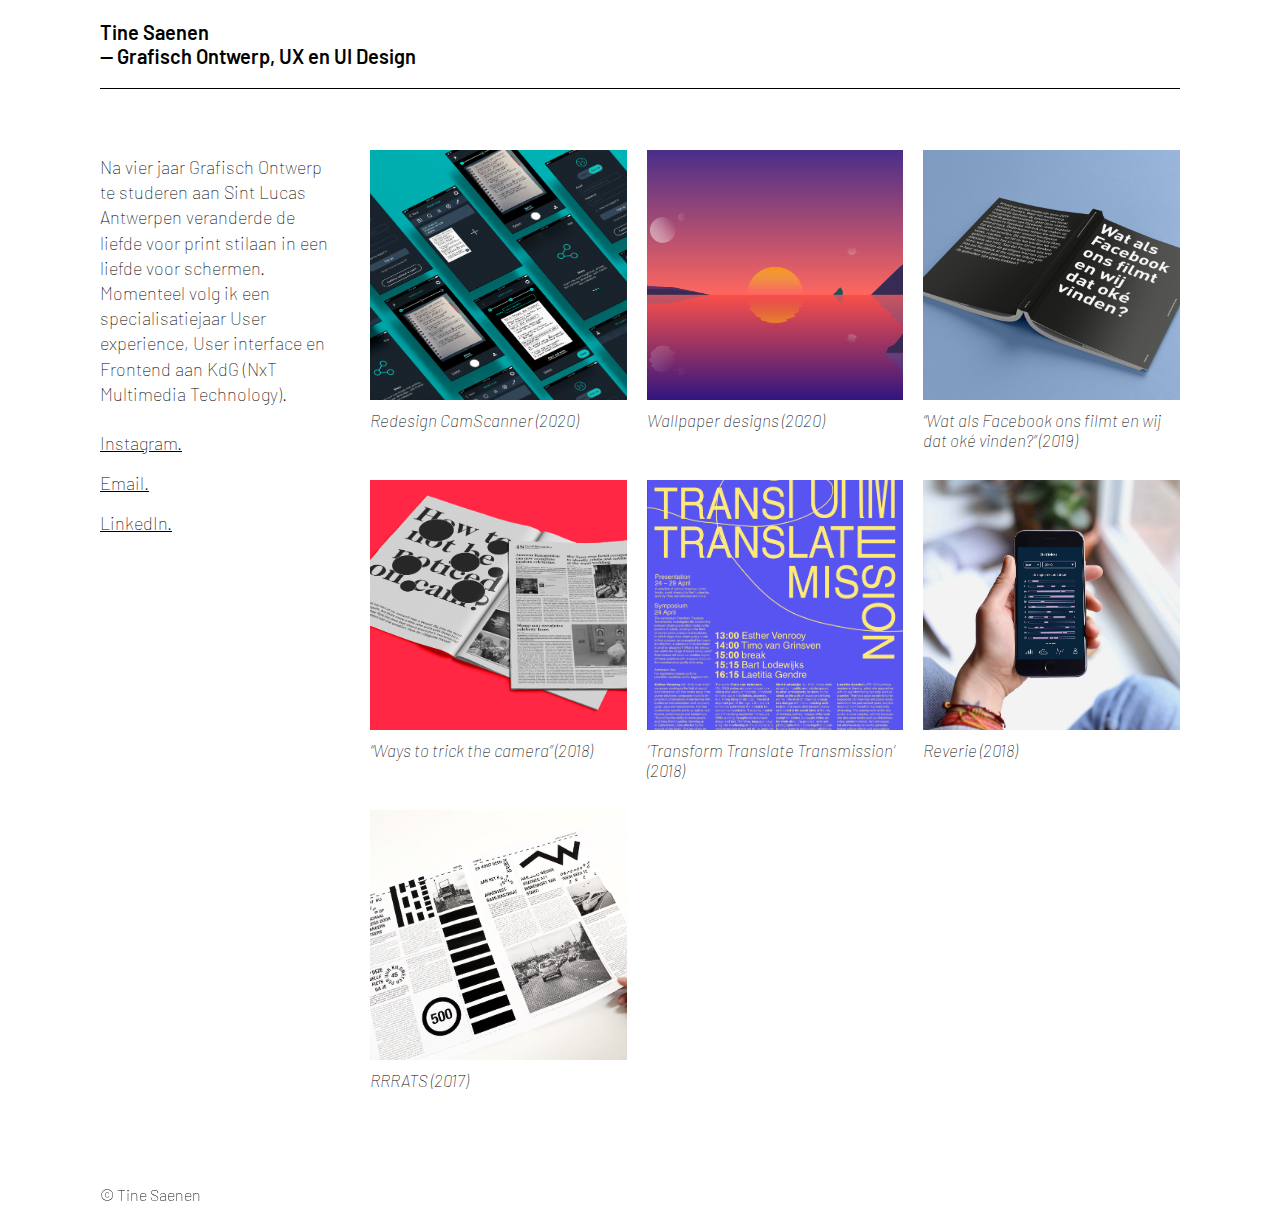
<file: index.html>
<!DOCTYPE html>
<html lang="en">
  <head>
    <meta charset="UTF-8" />
    <meta name="viewport" content="width=device-width, initial-scale=1.0" />
    <meta http-equiv="X-UA-Compatible" content="ie=edge" />
    <script src="jquery-3.0.0.js"></script>
    <script src="script_detail.js"></script>
    <link rel="stylesheet" href="/styles/style.css" />
    <link rel="shortcut icon" type="image/x-icon" href="img/icons/fav.png" />
    <title>Portfolio Tine Saenen</title>
  </head>
  <body>
    <!-- header -->
    <a href="index.html">
      <header>
        <h2 class="btn_home">
          Tine Saenen <span class="br"><br /></span>— Grafisch Ontwerp,
          <span class="nowrap">UX en UI Design</span>
        </h2>
        <div class="scheidingslijn_hoofd_titel"></div>
      </header>
    </a>
    <!-- about + all containers-->

    <div class="about_all_containers">
      <!-- about-->
      <div class="container_about">
        <div class="container_about_tekst">
          <h1 class="about_tekst">
            Na vier jaar Grafisch Ontwerp te studeren aan Sint Lucas Antwerpen
            veranderde de liefde voor print stilaan in een liefde voor schermen.
            Momenteel volg ik een specialisatiejaar User experience, User
            interface en Frontend aan KdG (NxT Multimedia Technology).
          </h1>
          <h1 class="social_link">
            <a
              href="https://www.instagram.com/tinesaenen/?hl=nl"
              target="blank"
            >
              Instagram.</a
            >
          </h1>
          <br />
          <h1 class="social_link">
            <a href="mailto:tinesaenen@hotmail.be">Email.</a>
          </h1>
          <br />
          <h1 class="social_link">
            <a
              href="https://www.linkedin.com/in/tine-saenen-a0376315a/"
              target="blank"
              >LinkedIn.</a
            >
          </h1>
          <br />
        </div>
      </div>

      <!-- containers -->
      <div class="all_containers_index">
        <a href="/detail_pages/camscanner.html" class="html_link">
          <div class="card_camscanner"></div>
          <h1 class="card_beschrijving">Redesign CamScanner (2020)</h1>
        </a>

        <a href="/detail_pages/wallpaper.html" class="html_link">
          <div class="card_wallpaper"></div>
          <h1 class="card_beschrijving">
            Wallpaper designs (2020)
          </h1>
        </a>

        <a href="/detail_pages/facebook.html" class="html_link">
          <div class="card_facebook"></div>
          <h1 class="card_beschrijving">
            “Wat als Facebook ons filmt en wij dat oké vinden?” (2019)
          </h1>
        </a>

        <a href="/detail_pages/facial_recognition.html" class="html_link">
          <div class="card_facial_recognition"></div>
          <h1 class="card_beschrijving">
            “Ways to trick the camera” (2018)
          </h1>
        </a>

        <a href="/detail_pages/transform_mhka.html" class="html_link">
          <div class="card_transform_mhka"></div>
          <h1 class="card_beschrijving">
            ’Transform Translate Transmission’ (2018)
          </h1>
        </a>

        <a href="/detail_pages/reverie.html" class="html_link">
          <div class="card_reverie"></div>
          <h1 class="card_beschrijving">
            Reverie (2018)
          </h1>
        </a>

        <a href="/detail_pages/rrrats.html" class="html_link">
          <div class="card_rrrats"></div>
          <h1 class="card_beschrijving">
            RRRATS (2017)
          </h1>
        </a>
      </div>
    </div>
    <h1 class="copyright">© Tine Saenen</h1>
  </body>
</html>
</file>
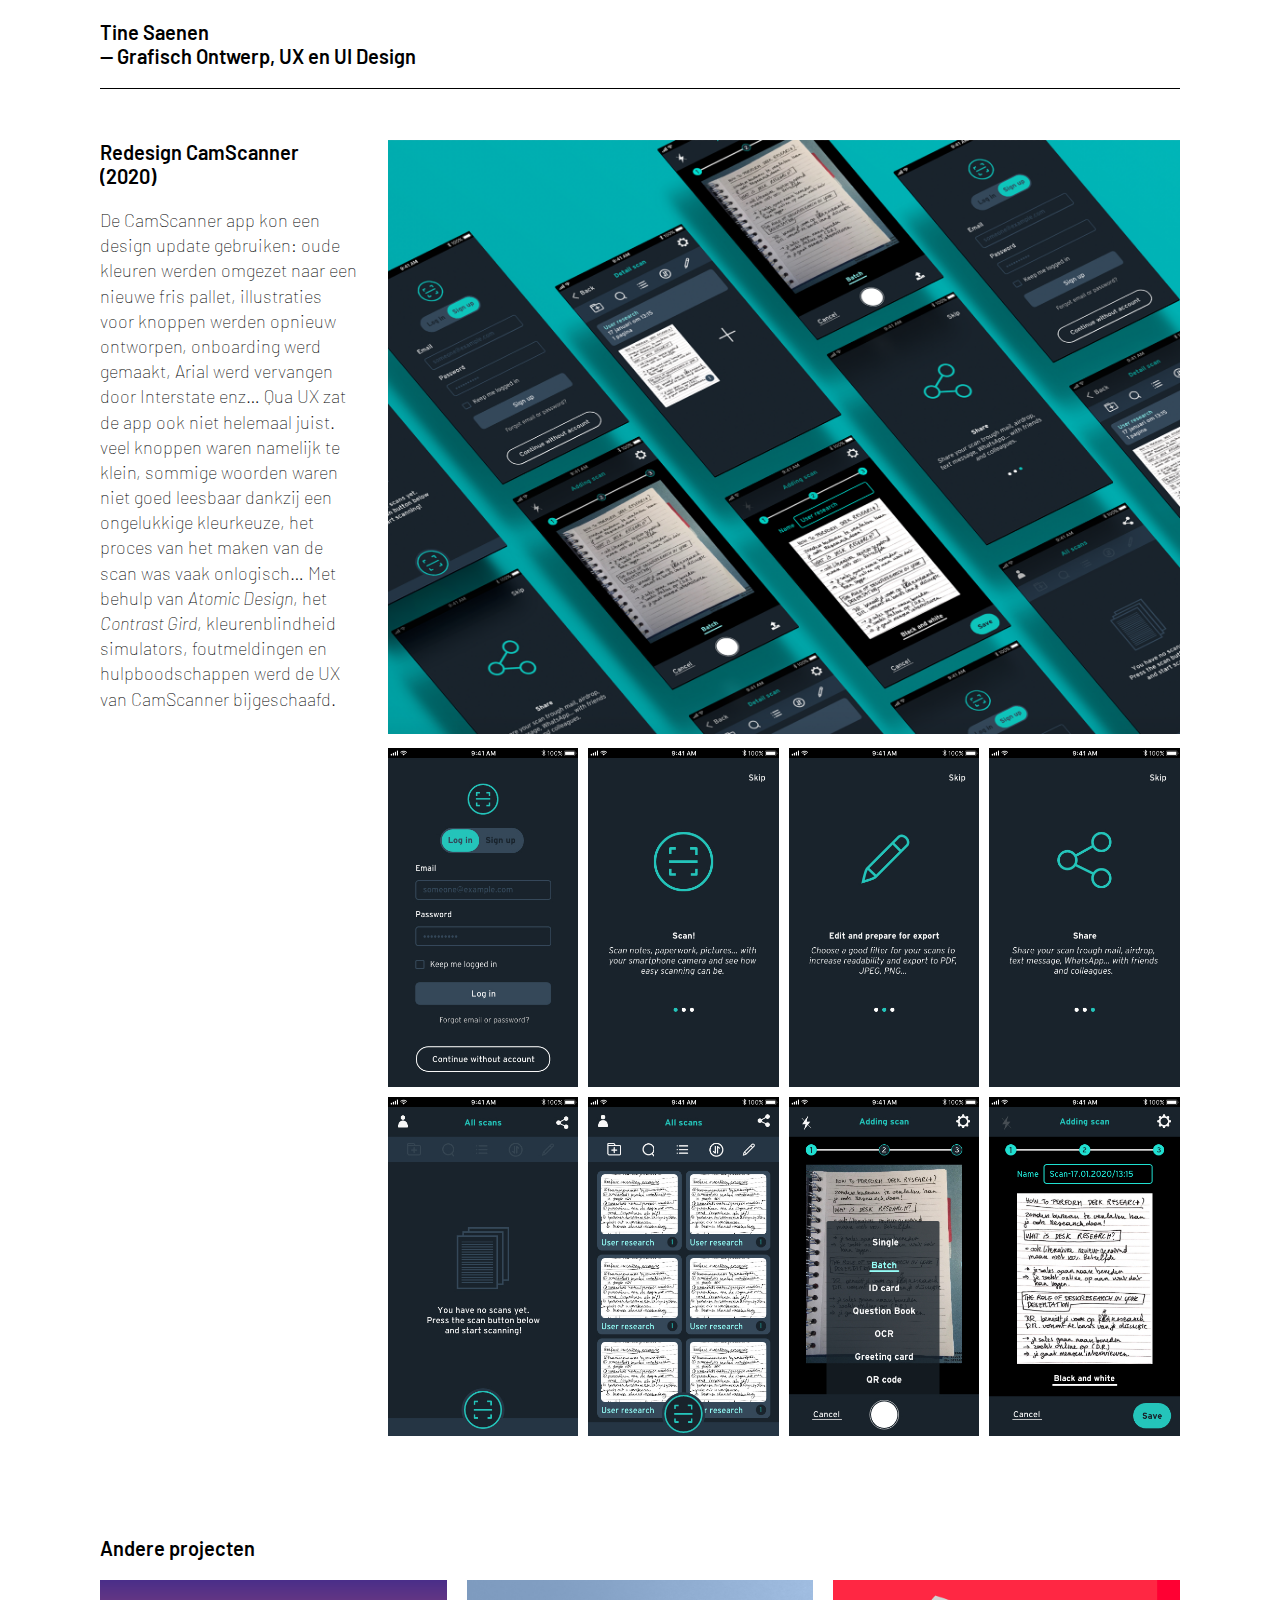
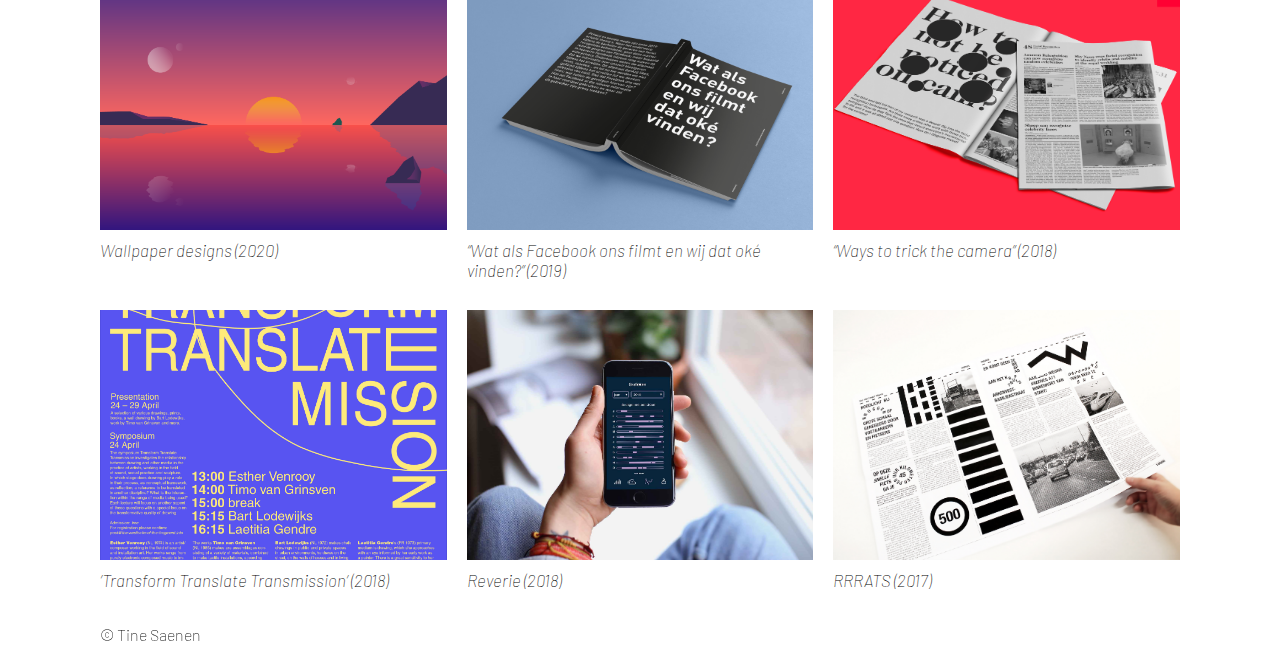
<file: detail_pages/camscanner.html>
<!DOCTYPE html>
<html lang="en">
  <head>
    <meta charset="UTF-8" />
    <meta name="viewport" content="width=device-width, initial-scale=1.0" />
    <meta http-equiv="X-UA-Compatible" content="ie=edge" />
    <script src="/jquery-3.0.0.js"></script>
    <script src="/script_detail.js"></script>
    <link rel="shortcut icon" type="image/x-icon" href="/img/icons/fav.png" />
    <link rel="stylesheet" href="/styles/style.css" />
    <title>CamScanner</title>
  </head>
  <body>
    <!-- header -->
    <a href="/index.html">
      <header class="header_detail nav-down">
        <h2 class="btn_home">
          Tine Saenen <span class="br"><br /></span>— Grafisch Ontwerp,
          <span class="nowrap">UX en UI Design</span>
        </h2>
        <div class="scheidingslijn_hoofd_titel"></div>
      </header>
    </a>

    <div class="detail_text_images_project">
      <div class="detail_tekst_sticky">
        <h1 class="detail_h1">Redesign CamScanner (2020)</h1>
        <h1 class="detail_beschrijving">
          De CamScanner app kon een design update gebruiken: oude kleuren werden
          omgezet naar een nieuwe fris pallet, illustraties voor knoppen werden
          opnieuw ontworpen, onboarding werd gemaakt, Arial werd vervangen door
          Interstate enz… Qua UX zat de app ook niet helemaal juist. veel
          knoppen waren namelijk te klein, sommige woorden waren niet goed
          leesbaar dankzij een ongelukkige kleurkeuze, het proces van het maken
          van de scan was vaak onlogisch… Met behulp van
          <span class="italic">Atomic Design</span>, het
          <span class="italic">Contrast Gird</span>, kleurenblindheid
          simulators, foutmeldingen en hulpboodschappen werd de UX van
          CamScanner bijgeschaafd.
        </h1>
      </div>
      <div>
        <img
          src="/img/detail_images/camscanner/Schermafbeelding 2020-01-29 om 16.22.21.png"
          alt="app design voor Camscanner"
        />
        <div class="container_camscanner_grid">
          <img
            src="/img/detail_images/camscanner/log_in.jpg"
            alt="app design voor Camscanner"
          />
          <img
            src="/img/detail_images/camscanner/onboarding1.jpg"
            alt="app design voor Camscanner"
          />
          <img
            src="/img/detail_images/camscanner/onboarding2.jpg"
            alt="app design voor Camscanner"
          />
          <img
            src="/img/detail_images/camscanner/onboarding3.jpg"
            alt="app design voor Camscanner"
          />
          <img
            src="/img/detail_images/camscanner/home.jpg"
            alt="app design voor Camscanner"
          />
          <img
            src="/img/detail_images/camscanner/home_gevuld.jpg"
            alt="app design voor Camscanner"
          />
          <img
            src="/img/detail_images/camscanner/foto.jpg"
            alt="app design voor Camscanner"
          />
          <img
            src="/img/detail_images/camscanner/add_scan.jpg"
            alt="app design voor Camscanner"
          />
        </div>
      </div>
    </div>

    <!-- andere paginas -->

    <h1 class="tussentitel_h1">Andere projecten</h1>

    <div class="all_containers">
      <a href="/detail_pages/wallpaper.html" class="html_link">
        <div class="card_wallpaper"></div>
        <h1 class="card_beschrijving">
          Wallpaper designs (2020)
        </h1>
      </a>

      <a href="/detail_pages/facebook.html" class="html_link">
        <div class="card_facebook"></div>
        <h1 class="card_beschrijving">
          “Wat als Facebook ons filmt en wij dat oké vinden?” (2019)
        </h1>
      </a>

      <a href="/detail_pages/facial_recognition.html" class="html_link">
        <div class="card_facial_recognition"></div>
        <h1 class="card_beschrijving">
          “Ways to trick the camera” (2018)
        </h1>
      </a>

      <a href="/detail_pages/transform_mhka.html" class="html_link">
        <div class="card_transform_mhka"></div>
        <h1 class="card_beschrijving">
          ’Transform Translate Transmission’ (2018)
        </h1>
      </a>

      <a href="/detail_pages/reverie.html" class="html_link">
        <div class="card_reverie"></div>
        <h1 class="card_beschrijving">
          Reverie (2018)
        </h1>
      </a>

      <a href="/detail_pages/rrrats.html" class="html_link">
        <div class="card_rrrats"></div>
        <h1 class="card_beschrijving">
          RRRATS (2017)
        </h1>
      </a>
    </div>
    <h1 class="copyright">© Tine Saenen</h1>
  </body>
</html>
</file>
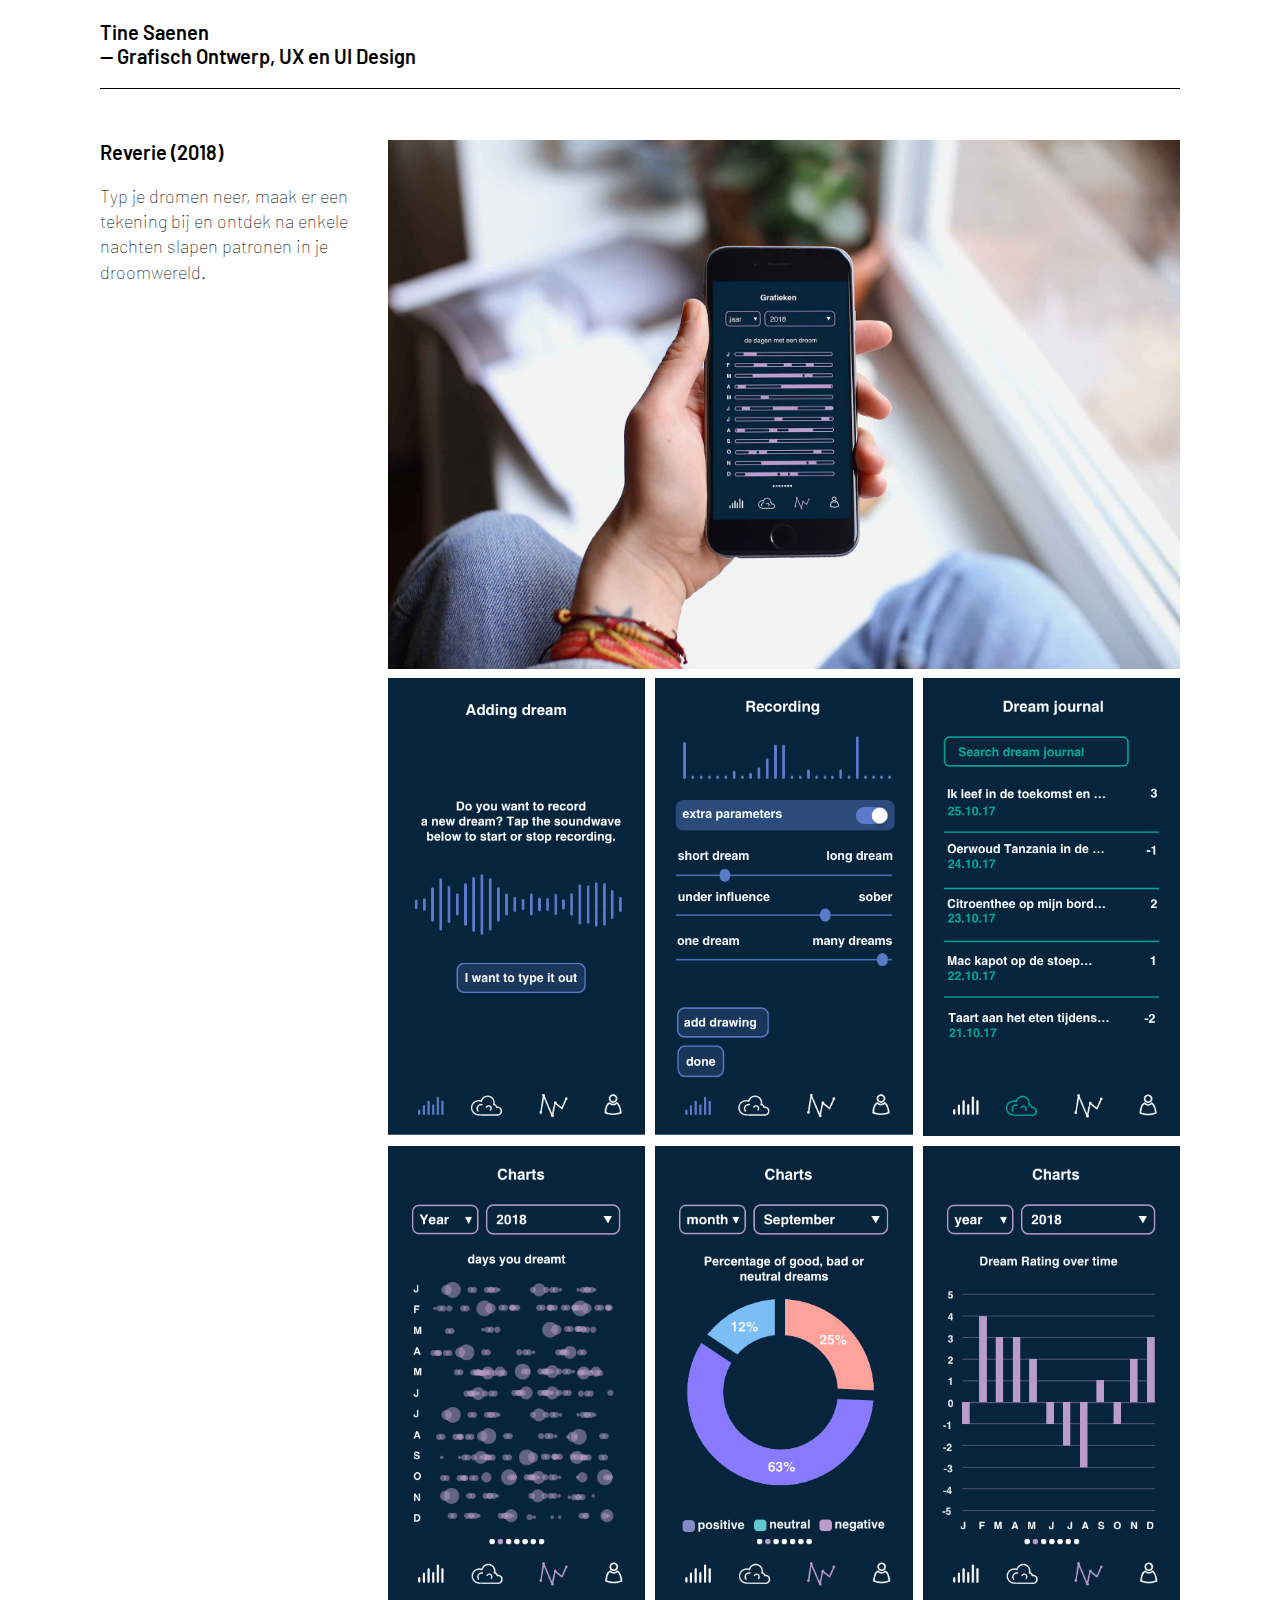
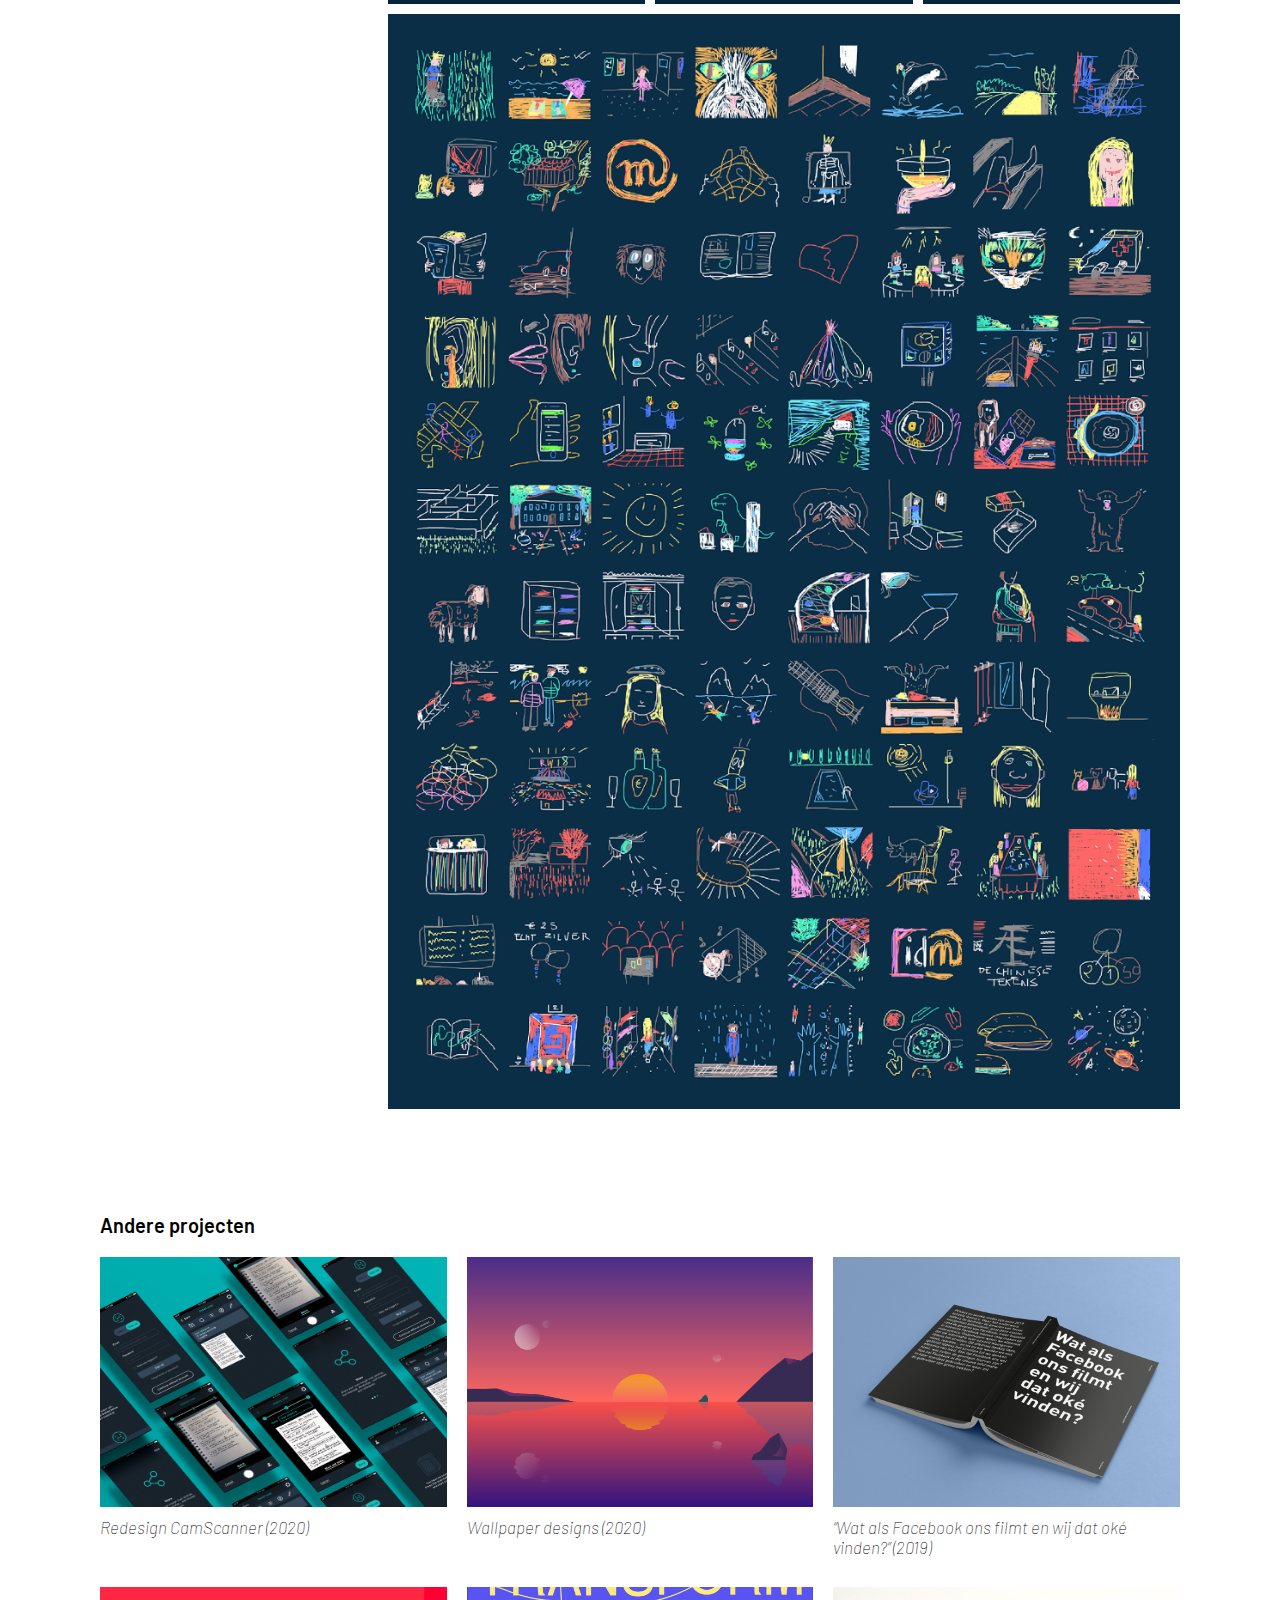
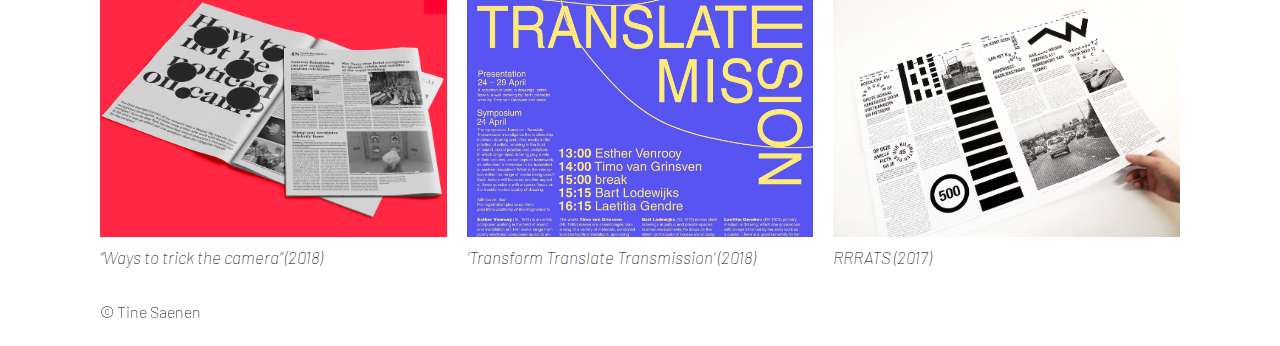
<file: detail_pages/reverie.html>
<!DOCTYPE html>
<html lang="en">
  <head>
    <meta charset="UTF-8" />
    <meta name="viewport" content="width=device-width, initial-scale=1.0" />
    <meta http-equiv="X-UA-Compatible" content="ie=edge" />
    <script src="/jquery-3.0.0.js"></script>
    <script src="/script_detail.js"></script>
    <link rel="shortcut icon" type="image/x-icon" href="/img/icons/fav.png" />
    <link rel="stylesheet" href="/styles/style.css" />
    <title>Reverie</title>
  </head>
  <body>
    <!-- header -->
    <a href="/index.html">
      <header class="header_detail nav-down">
        <h2 class="btn_home">
          Tine Saenen <span class="br"><br /></span>— Grafisch Ontwerp,
          <span class="nowrap">UX en UI Design</span>
        </h2>
        <div class="scheidingslijn_hoofd_titel"></div>
      </header>
    </a>

    <div class="detail_text_images_project">
      <div>
        <h1 class="detail_h1">Reverie (2018)</h1>
        <h1 class="detail_beschrijving">
          Typ je dromen neer, maak er een tekening bij en ontdek na enkele
          nachten slapen patronen in je droomwereld.
        </h1>
      </div>
      <div>
        <img
          src="/img/detail_images/reverie/mockup_app.jpg"
          alt="hand holding phone with reverie app screen"
        />
        <div class="conatainer_reverie_grid">
          <img
            src="/img/detail_images/reverie/adding.png"
            alt="reverie screen where you add a dream"
            class="app_rounded_corners"
          />
          <img
            src="/img/detail_images/reverie/recording.png"
            alt="reverie screen where you record a dream"
            class="app_rounded_corners"
          />
          <img
            src="/img/detail_images/reverie/journal.png"
            alt="reverie screen journal"
            class="app_rounded_corners"
          />
          <img
            src="/img/detail_images/reverie/chart1.png"
            alt="dream analysis chart 1"
            class="app_rounded_corners"
          />
          <img
            src="/img/detail_images/reverie/chart2.png"
            alt="dream analysis chart 1"
            class="app_rounded_corners"
          />
          <img
            src="/img/detail_images/reverie/chart3.png"
            alt="dream analysis chart 1"
            class="app_rounded_corners"
          />
        </div>
        <img
          src="/img/detail_images/droom_tekeningen/droom_tekeningen.png"
          alt="3 maanden aan dream drawings"
        />
      </div>
    </div>

    <!-- andere paginas -->

    <h1 class="tussentitel_h1">Andere projecten</h1>

    <div class="all_containers">
      <a href="/detail_pages/camscanner.html" class="html_link">
        <div class="card_camscanner"></div>
        <h1 class="card_beschrijving">Redesign CamScanner (2020)</h1>
      </a>

      <a href="/detail_pages/wallpaper.html" class="html_link">
        <div class="card_wallpaper"></div>
        <h1 class="card_beschrijving">
          Wallpaper designs (2020)
        </h1>
      </a>

      <a href="/detail_pages/facebook.html" class="html_link">
        <div class="card_facebook"></div>
        <h1 class="card_beschrijving">
          “Wat als Facebook ons filmt en wij dat oké vinden?” (2019)
        </h1>
      </a>

      <a href="/detail_pages/facial_recognition.html" class="html_link">
        <div class="card_facial_recognition"></div>
        <h1 class="card_beschrijving">
          “Ways to trick the camera” (2018)
        </h1>
      </a>

      <a href="/detail_pages/transform_mhka.html" class="html_link">
        <div class="card_transform_mhka"></div>
        <h1 class="card_beschrijving">
          ’Transform Translate Transmission’ (2018)
        </h1>
      </a>

      <a href="/detail_pages/rrrats.html" class="html_link">
        <div class="card_rrrats"></div>
        <h1 class="card_beschrijving">
          RRRATS (2017)
        </h1>
      </a>
    </div>
    <h1 class="copyright">© Tine Saenen</h1>
  </body>
</html>
</file>
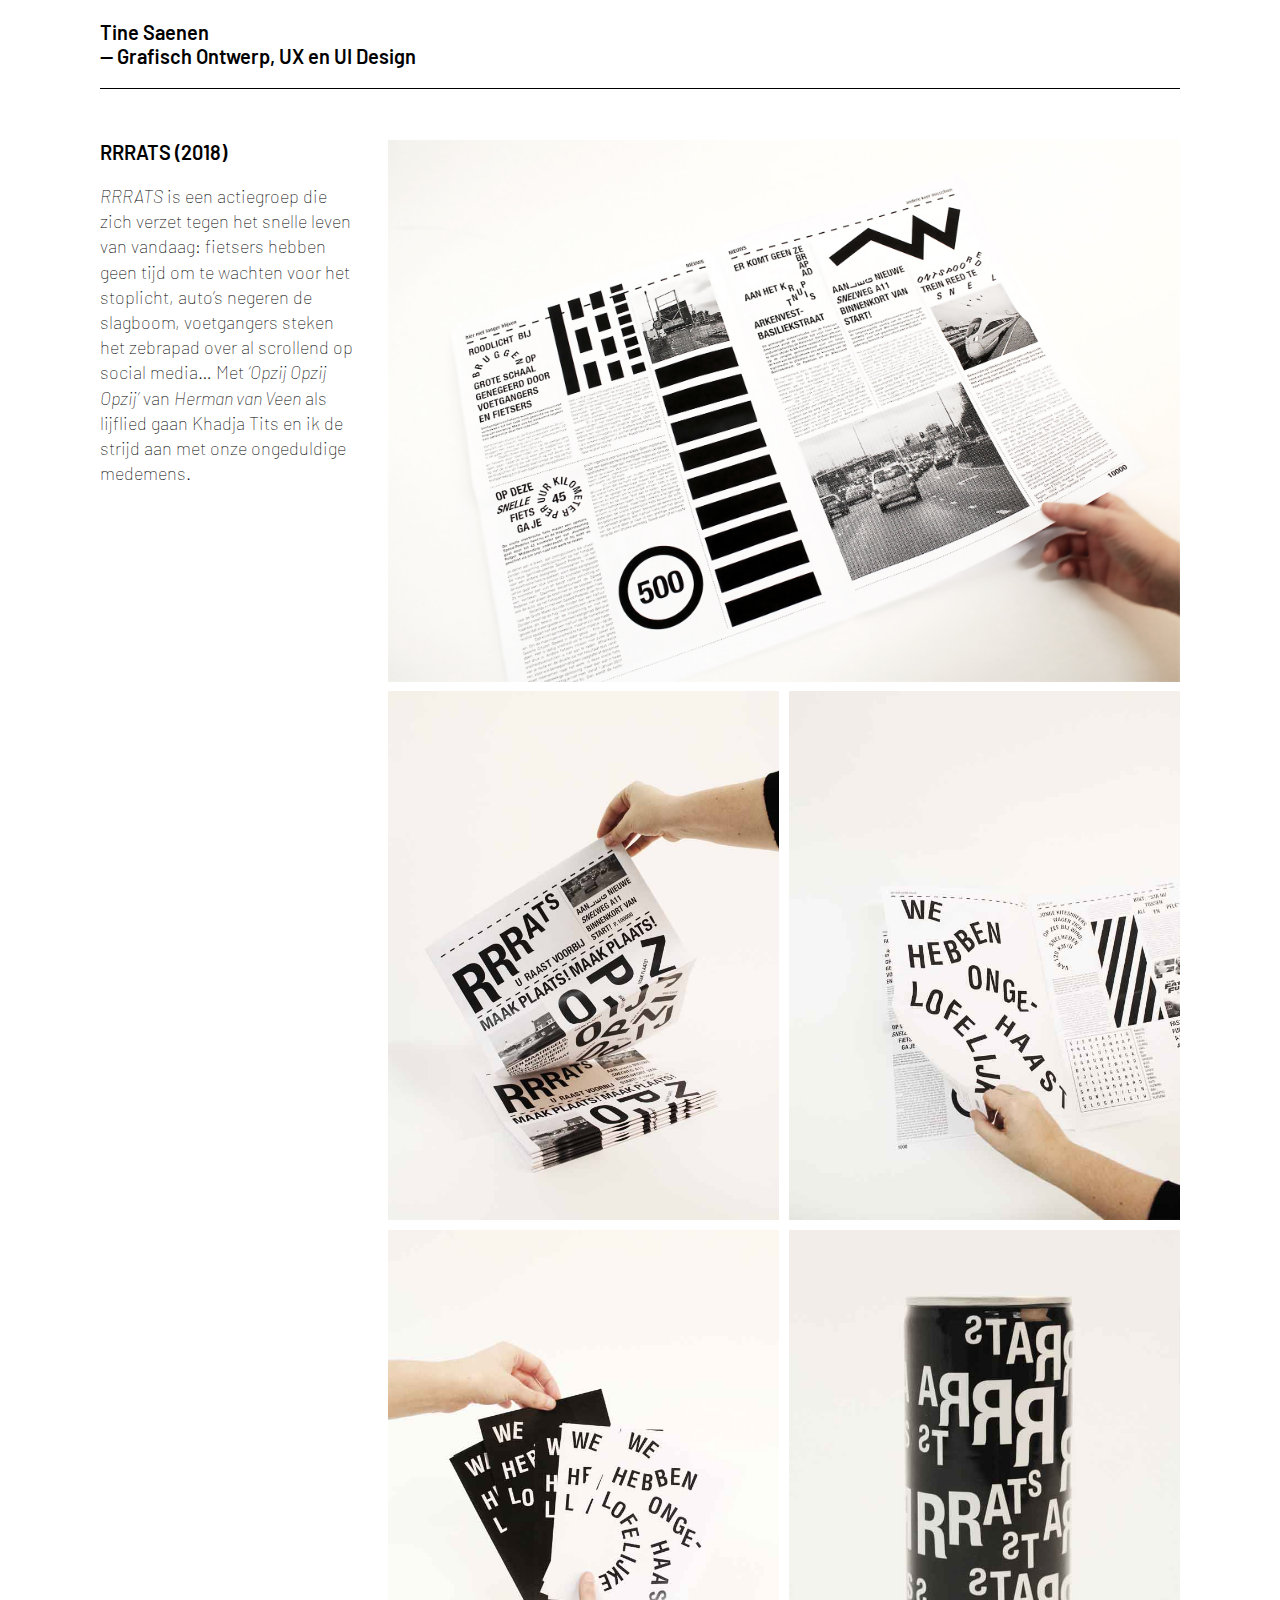
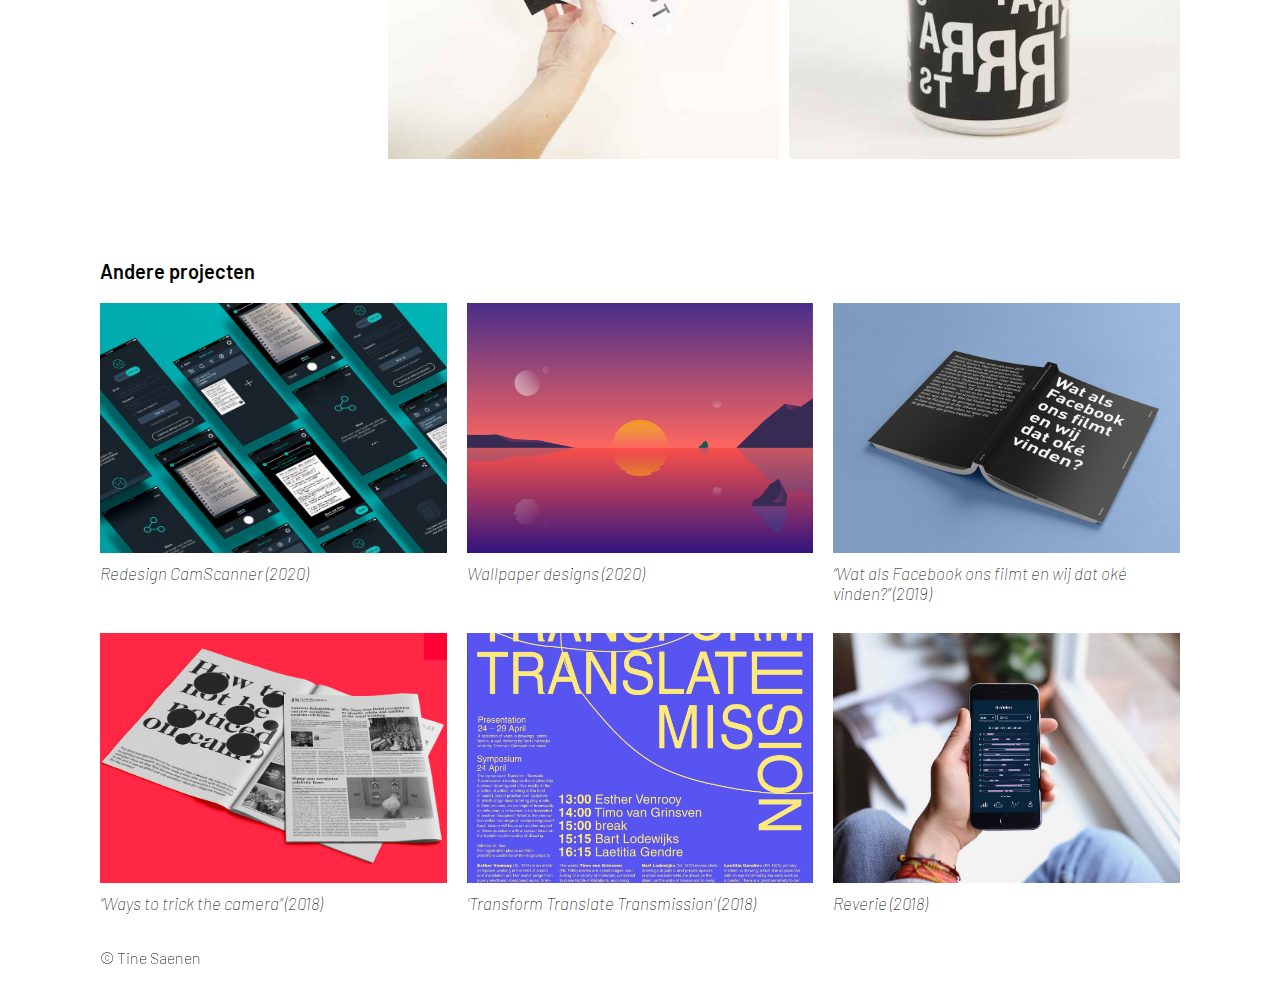
<file: detail_pages/rrrats.html>
<!DOCTYPE html>
<html lang="en">
  <head>
    <meta charset="UTF-8" />
    <meta name="viewport" content="width=device-width, initial-scale=1.0" />
    <meta http-equiv="X-UA-Compatible" content="ie=edge" />
    <script src="/jquery-3.0.0.js"></script>
    <script src="/script_detail.js"></script>
    <link rel="shortcut icon" type="image/x-icon" href="/img/icons/fav.png" />
    <link rel="stylesheet" href="/styles/style.css" />
    <title>RRRATS</title>
  </head>
  <body>
    <!-- header -->
    <a href="/index.html">
      <header class="header_detail nav-down">
        <h2 class="btn_home">
          Tine Saenen <span class="br"><br /></span>— Grafisch Ontwerp,
          <span class="nowrap">UX en UI Design</span>
        </h2>
        <div class="scheidingslijn_hoofd_titel"></div>
      </header>
    </a>
    <div class="detail_text_images_project">
      <div>
        <h1 class="detail_h1">RRRATS (2018)</h1>
        <h1 class="detail_beschrijving">
          <span class="italic">RRRATS</span> is een actiegroep die zich verzet
          tegen het snelle leven van vandaag: fietsers hebben geen tijd om te
          wachten voor het stoplicht, auto’s negeren de slagboom, voetgangers
          steken het zebrapad over al scrollend op social media… Met
          <span class="italic">‘Opzij Opzij Opzij’</span> van
          <span class="italic">Herman van Veen</span> als lijflied gaan Khadja
          Tits en ik de strijd aan met onze ongeduldige medemens.
        </h1>
      </div>
      <div>
        <img
          src="/img/detail_images/rrrats/rats(groot).jpg"
          alt="krant voor rrrats"
        />
        <div class="conatainer_rrrats_grid">
          <img
            src="/img/detail_images/rrrats/ratskrant2(klein).jpg"
            alt="krant voor rrrats"
          />
          <img
            src="/img/detail_images/rrrats/ratskrant1(klein).jpg"
            alt="krant voor rrrats"
          />

          <img
            src="/img/detail_images/rrrats/ratskrant4(klein).jpg"
            alt="flyers voor rrrats"
          />
          <img
            src="/img/detail_images/rrrats/ratskrant3(klein).jpg"
            alt="Energy drink voor rrrats"
          />
        </div>
      </div>
    </div>

    <!-- andere paginas -->

    <h1 class="tussentitel_h1">Andere projecten</h1>

    <div class="all_containers">
      <a href="/detail_pages/camscanner.html" class="html_link">
        <div class="card_camscanner"></div>
        <h1 class="card_beschrijving">Redesign CamScanner (2020)</h1>
      </a>

      <a href="/detail_pages/wallpaper.html" class="html_link">
        <div class="card_wallpaper"></div>
        <h1 class="card_beschrijving">
          Wallpaper designs (2020)
        </h1>
      </a>

      <a href="/detail_pages/facebook.html" class="html_link">
        <div class="card_facebook"></div>
        <h1 class="card_beschrijving">
          “Wat als Facebook ons filmt en wij dat oké vinden?” (2019)
        </h1>
      </a>

      <a href="/detail_pages/facial_recognition.html" class="html_link">
        <div class="card_facial_recognition"></div>
        <h1 class="card_beschrijving">
          “Ways to trick the camera” (2018)
        </h1>
      </a>

      <a href="/detail_pages/transform_mhka.html" class="html_link">
        <div class="card_transform_mhka"></div>
        <h1 class="card_beschrijving">
          ’Transform Translate Transmission’ (2018)
        </h1>
      </a>

      <a href="/detail_pages/reverie.html" class="html_link">
        <div class="card_reverie"></div>
        <h1 class="card_beschrijving">
          Reverie (2018)
        </h1>
      </a>
    </div>
    <h1 class="copyright">© Tine Saenen</h1>
  </body>
</html>
</file>
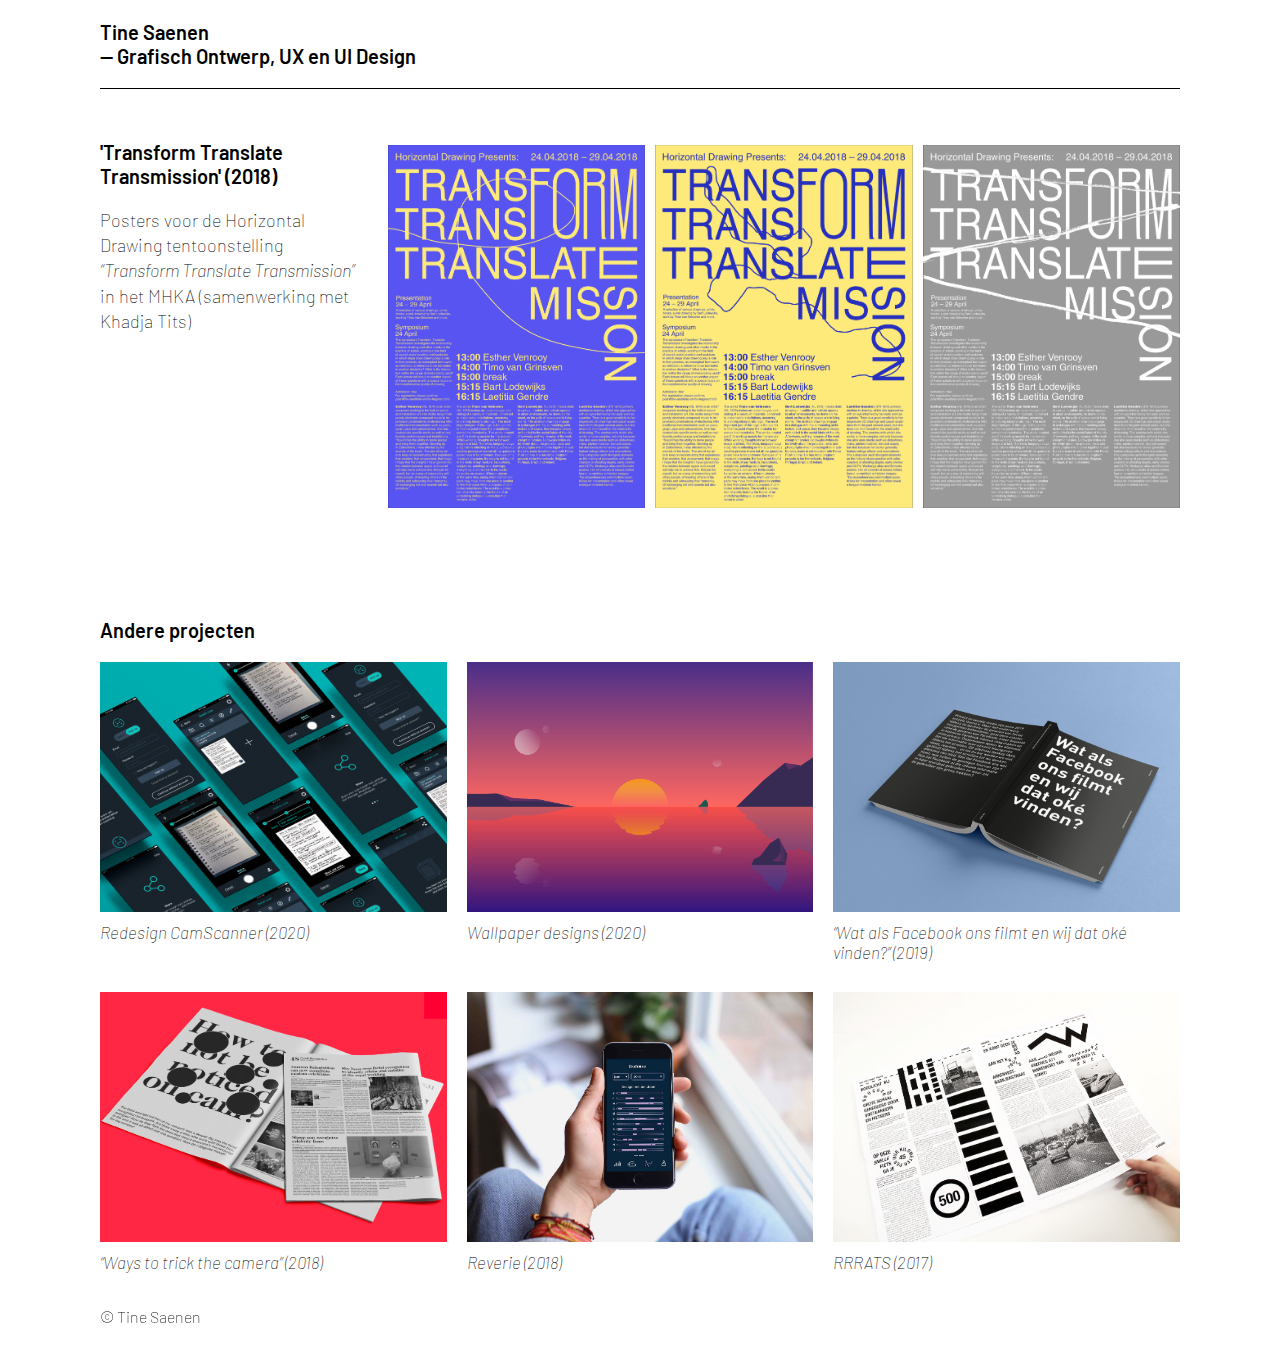
<file: detail_pages/transform_mhka.html>
<!DOCTYPE html>
<html lang="en">
  <head>
    <meta charset="UTF-8" />
    <meta name="viewport" content="width=device-width, initial-scale=1.0" />
    <meta http-equiv="X-UA-Compatible" content="ie=edge" />
    <script src="/jquery-3.0.0.js"></script>
    <script src="/script_detail.js"></script>
    <link rel="shortcut icon" type="image/x-icon" href="/img/icons/fav.png" />
    <link rel="stylesheet" href="/styles/style.css" />
    <title>Transform Translate Transmission</title>
  </head>
  <body>
    <!-- header -->
    <a href="/index.html">
      <header class="header_detail nav-down">
        <h2 class="btn_home">
          Tine Saenen <span class="br"><br /></span>— Grafisch Ontwerp,
          <span class="nowrap">UX en UI Design</span>
        </h2>
        <div class="scheidingslijn_hoofd_titel"></div>
      </header>
    </a>
    <div class="detail_text_images_project">
      <div>
        <h1 class="detail_h1">'Transform Translate Transmission' (2018)</h1>
        <h1 class="detail_beschrijving">
          Posters voor de Horizontal Drawing tentoonstelling
          <span class="italic">“Transform Translate Transmission” </span>in het
          MHKA (samenwerking met Khadja Tits)
        </h1>
      </div>
      <div class="conatainer_transform_grid">
        <img
          src="/img/detail_images/transform_mhka/poster_blauw.jpg"
          alt="transform translate transmission poster blauw"
        />
        <img
          src="/img/detail_images/transform_mhka/poster_geel.jpg"
          alt="transform translate transmission poster geel"
        />
        <img
          src="/img/detail_images/transform_mhka/poster_grijs.jpg"
          alt="transform translate transmission poster grijs"
        />
      </div>
    </div>

    <!-- andere paginas -->

    <h1 class="tussentitel_h1">Andere projecten</h1>

    <div class="all_containers">
      <a href="/detail_pages/camscanner.html" class="html_link">
        <div class="card_camscanner"></div>
        <h1 class="card_beschrijving">Redesign CamScanner (2020)</h1>
      </a>

      <a href="/detail_pages/wallpaper.html" class="html_link">
        <div class="card_wallpaper"></div>
        <h1 class="card_beschrijving">
          Wallpaper designs (2020)
        </h1>
      </a>

      <a href="/detail_pages/facebook.html" class="html_link">
        <div class="card_facebook"></div>
        <h1 class="card_beschrijving">
          “Wat als Facebook ons filmt en wij dat oké vinden?” (2019)
        </h1>
      </a>

      <a href="/detail_pages/facial_recognition.html" class="html_link">
        <div class="card_facial_recognition"></div>
        <h1 class="card_beschrijving">
          “Ways to trick the camera” (2018)
        </h1>
      </a>

      <a href="/detail_pages/reverie.html" class="html_link">
        <div class="card_reverie"></div>
        <h1 class="card_beschrijving">
          Reverie (2018)
        </h1>
      </a>

      <a href="/detail_pages/rrrats.html" class="html_link">
        <div class="card_rrrats"></div>
        <h1 class="card_beschrijving">
          RRRATS (2017)
        </h1>
      </a>
    </div>
    <h1 class="copyright">© Tine Saenen</h1>
  </body>
</html>
</file>
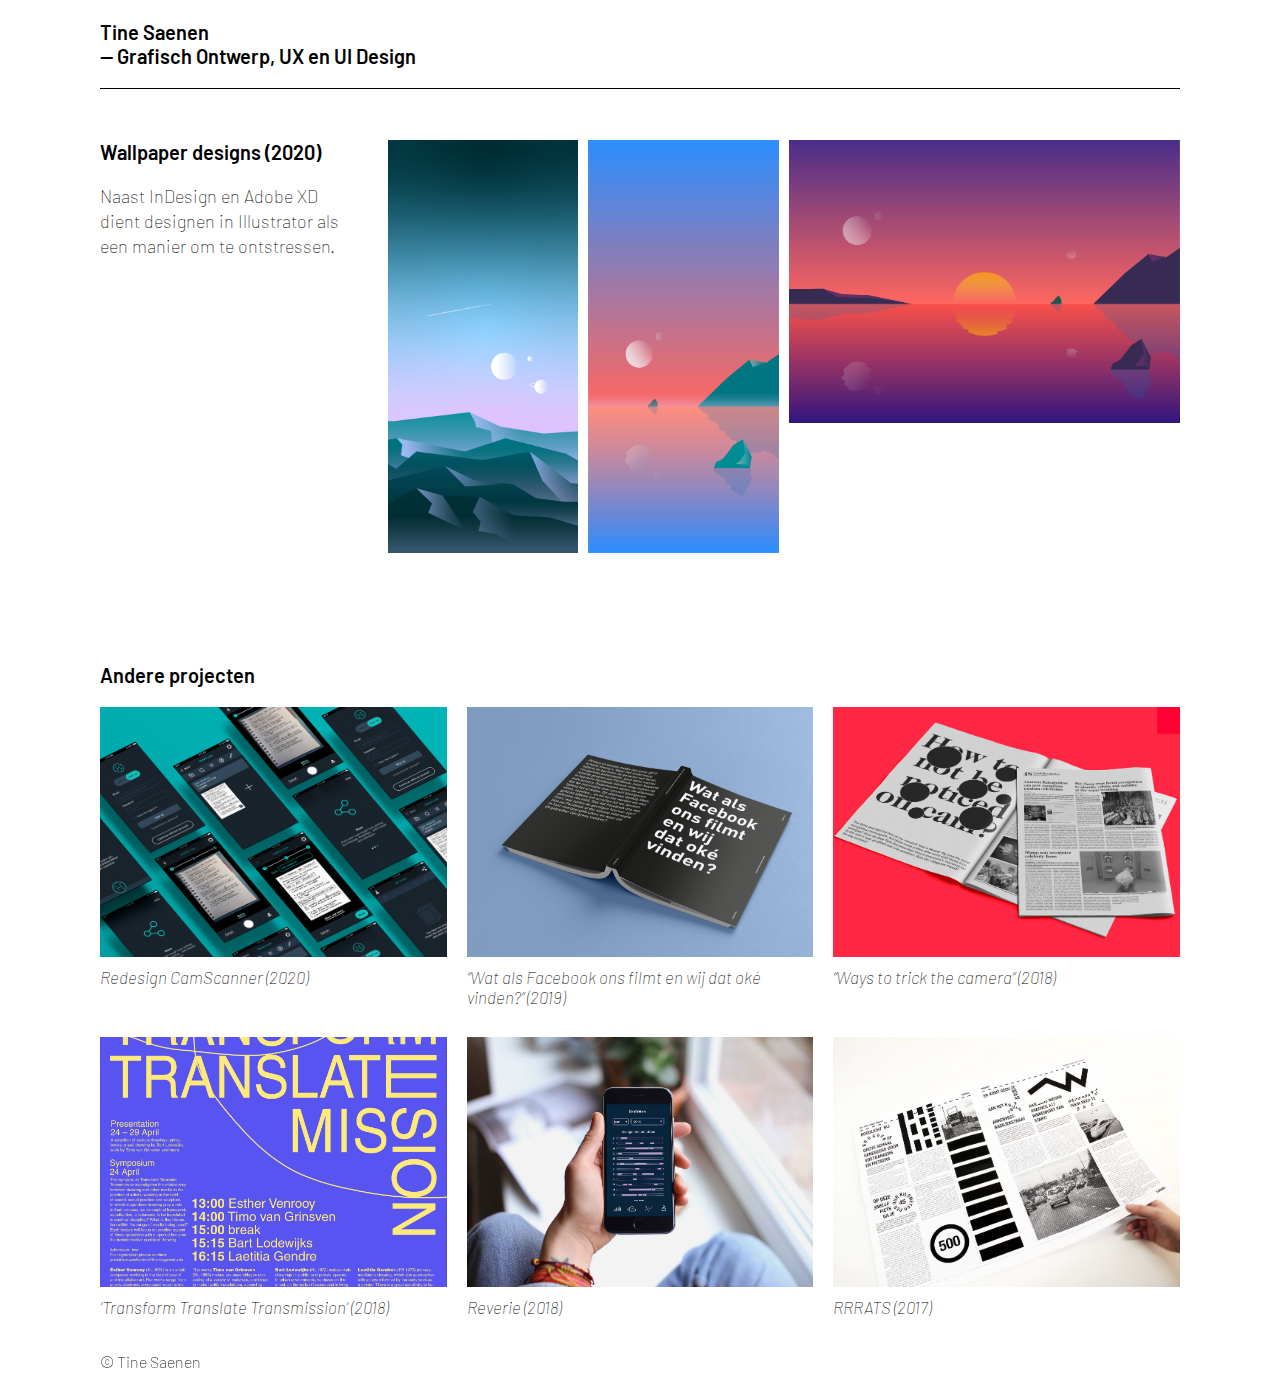
<file: detail_pages/wallpaper.html>
<!DOCTYPE html>
<html lang="en">
  <head>
    <meta charset="UTF-8" />
    <meta name="viewport" content="width=device-width, initial-scale=1.0" />
    <meta http-equiv="X-UA-Compatible" content="ie=edge" />
    <script src="/jquery-3.0.0.js"></script>
    <script src="/script_detail.js"></script>
    <link rel="shortcut icon" type="image/x-icon" href="/img/icons/fav.png" />
    <link rel="stylesheet" href="/styles/style.css" />
    <title>Wallpapers</title>
  </head>
  <body>
    <!-- header -->

    <a href="/index.html">
      <header class="header_detail nav-down">
        <h2 class="btn_home">
          Tine Saenen <span class="br"><br /></span>— Grafisch Ontwerp,
          <span class="nowrap">UX en UI Design</span>
        </h2>
        <div class="scheidingslijn_hoofd_titel"></div>
      </header>
    </a>

    <div class="detail_text_images_project">
      <div>
        <h1 class="detail_h1">Wallpaper designs (2020)</h1>
        <h1 class="detail_beschrijving">
          Naast InDesign en Adobe XD dient designen in Illustrator als een
          manier om te ontstressen.
        </h1>
      </div>
      <div class="conatainer_wallpaper_grid_big">
        <div class="conatainer_wallpaper_grid">
          <img
            src="/img/detail_images/wallpapers/mobile_wallpaper_blue.png"
            alt="iphone wallpaper blauw"
          />
          <img
            src="/img/detail_images/wallpapers/mobile_wallpaper_pink.png"
            alt="iphone wallpaper blauw"
          />
        </div>
        <img
          src="/img/detail_images/wallpapers/ipad_wallpaper.png"
          alt="iphone wallpaper blauw"
        />
      </div>
    </div>

    <!-- andere paginas -->
    <h1 class="tussentitel_h1">Andere projecten</h1>

    <div class="all_containers">
      <a href="/detail_pages/camscanner.html" class="html_link">
        <div class="card_camscanner"></div>
        <h1 class="card_beschrijving">Redesign CamScanner (2020)</h1>
      </a>

      <a href="/detail_pages/facebook.html" class="html_link">
        <div class="card_facebook"></div>
        <h1 class="card_beschrijving">
          “Wat als Facebook ons filmt en wij dat oké vinden?” (2019)
        </h1>
      </a>

      <a href="/detail_pages/facial_recognition.html" class="html_link">
        <div class="card_facial_recognition"></div>
        <h1 class="card_beschrijving">
          “Ways to trick the camera” (2018)
        </h1>
      </a>

      <a href="/detail_pages/transform_mhka.html" class="html_link">
        <div class="card_transform_mhka"></div>
        <h1 class="card_beschrijving">
          ’Transform Translate Transmission’ (2018)
        </h1>
      </a>

      <a href="/detail_pages/reverie.html" class="html_link">
        <div class="card_reverie"></div>
        <h1 class="card_beschrijving">
          Reverie (2018)
        </h1>
      </a>

      <a href="/detail_pages/rrrats.html" class="html_link">
        <div class="card_rrrats"></div>
        <h1 class="card_beschrijving">
          RRRATS (2017)
        </h1>
      </a>
    </div>
    <h1 class="copyright">© Tine Saenen</h1>
  </body>
</html>
</file>
<file: styles/style.css>
@import url("https://fonts.googleapis.com/css?family=Barlow:400,600&display=swap");

@import "/styles/_header.css";
@import "/styles/_detail.css";
@import "/styles/_about.css";
@import "/styles/_index.css";

/* algemeen */

body {
  margin: 0px;
  display: flex;
  flex-direction: column;
  min-height: 100vh;
}

img {
  width: 100%;
  object-fit: contain;
}

h1 {
  padding-bottom: 30px;
  padding-top: 5px;
  margin: 0px;
  font-size: 16px;
  font-family: "Barlow", sans-serif;
  padding-bottom: 25px;
  font-weight: 100;
  color: black;
}

/* tekst */

h5 {
  padding-bottom: 30px;
  margin: 0px;
  font-size: 16px;
  font-family: "Barlow", sans-serif;
  padding-bottom: 25px;
  font-weight: 100;
  color: black;
}
</file>
